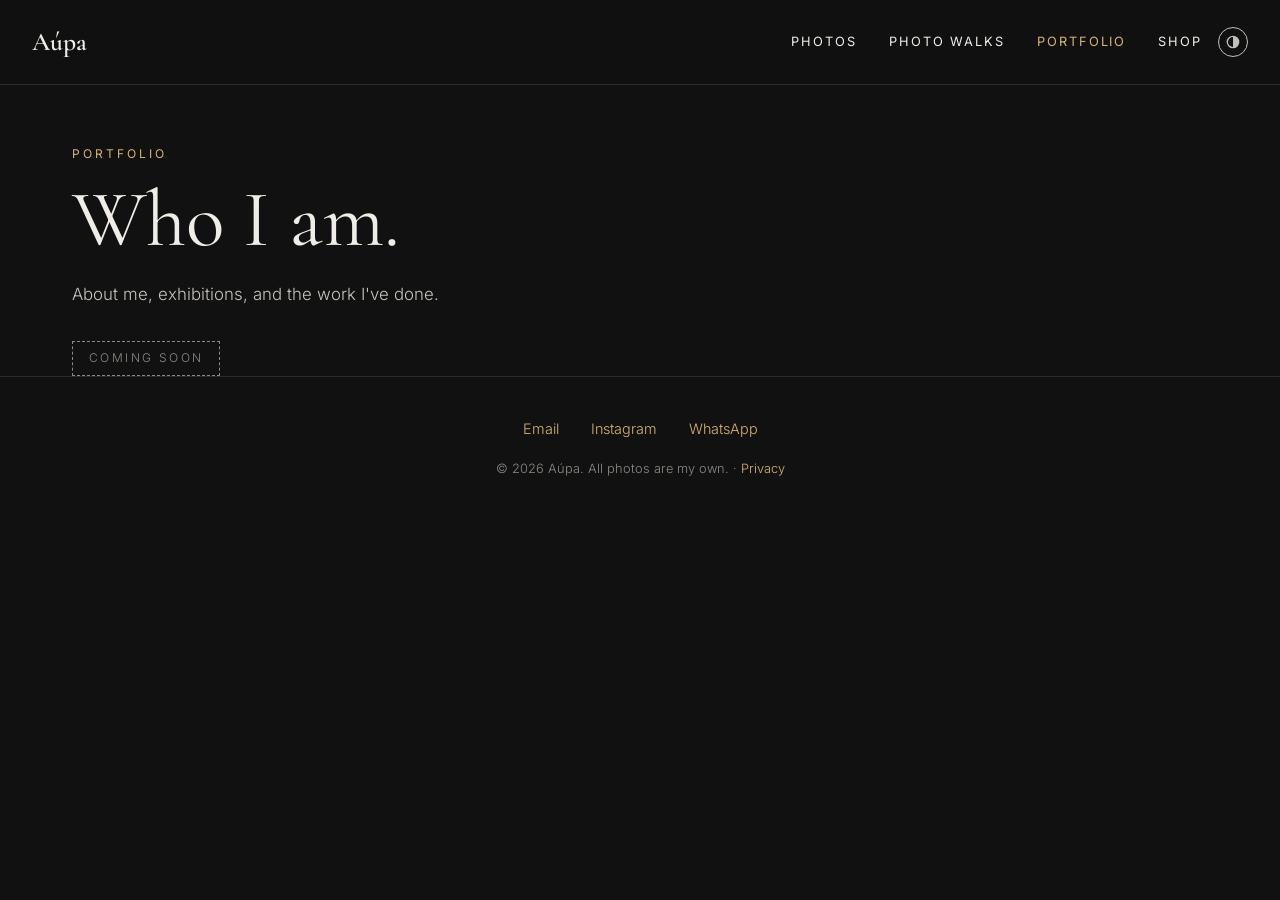
<file: portfolio.html>
<!doctype html>
<html lang="en">
<head>
  <meta charset="utf-8">
  <meta name="viewport" content="width=device-width, initial-scale=1">
  <title>Portfolio</title>
  <meta name="robots" content="noindex, nofollow"><!-- hidden from search until launch: see README -->
  <meta http-equiv="Content-Security-Policy" content="default-src 'self'; img-src 'self' data: https://picsum.photos; font-src 'self' data:; style-src 'self' 'unsafe-inline'; script-src 'self' 'sha256-jKLbLt0wySZ2p9erJ4RCadIIgijGE90O+/y/H4wE+oo='; form-action 'self' https://app.kit.com mailto:; base-uri 'self'; object-src 'none'">
  <meta name="referrer" content="strict-origin-when-cross-origin">
  <meta name="description" content="Aúpa: photographs of Kolkata's trains, taxis and streets, and honest photo walks through the city.">
  <meta property="og:type" content="website">
  <meta property="og:title" content="Portfolio · Aúpa">
  <meta property="og:description" content="Aúpa: photographs of Kolkata's trains, taxis and streets, and honest photo walks through the city.">
  <meta property="og:url" content="https://aupazalba.com/portfolio">
  <meta property="og:image" content="https://aupazalba.com/images/trains-01.jpg">
  <link rel="icon" href="favicon.svg" type="image/svg+xml">
  <script>try { if (localStorage.getItem("aupa-theme") === "light") document.documentElement.dataset.theme = "light"; } catch (e) {}</script>
  <link rel="stylesheet" href="styles.css">
</head>
<body data-page="portfolio" class="solid-header">
  <a class="skip-link" href="#main">Skip to content</a>
  <header class="site-header"></header>

  <main id="main" class="page">
    <section class="page-head">
      <p class="eyebrow">Portfolio</p>
      <h1>Who I am.</h1>
      <p class="lede">About me, exhibitions, and the work I've done.</p>
      <p class="soon">Coming soon</p>
    </section>
  </main>
  <footer class="site-footer"></footer>
  <script src="data.js"></script>
  <script src="script.js"></script>
</body>
</html>
</file>
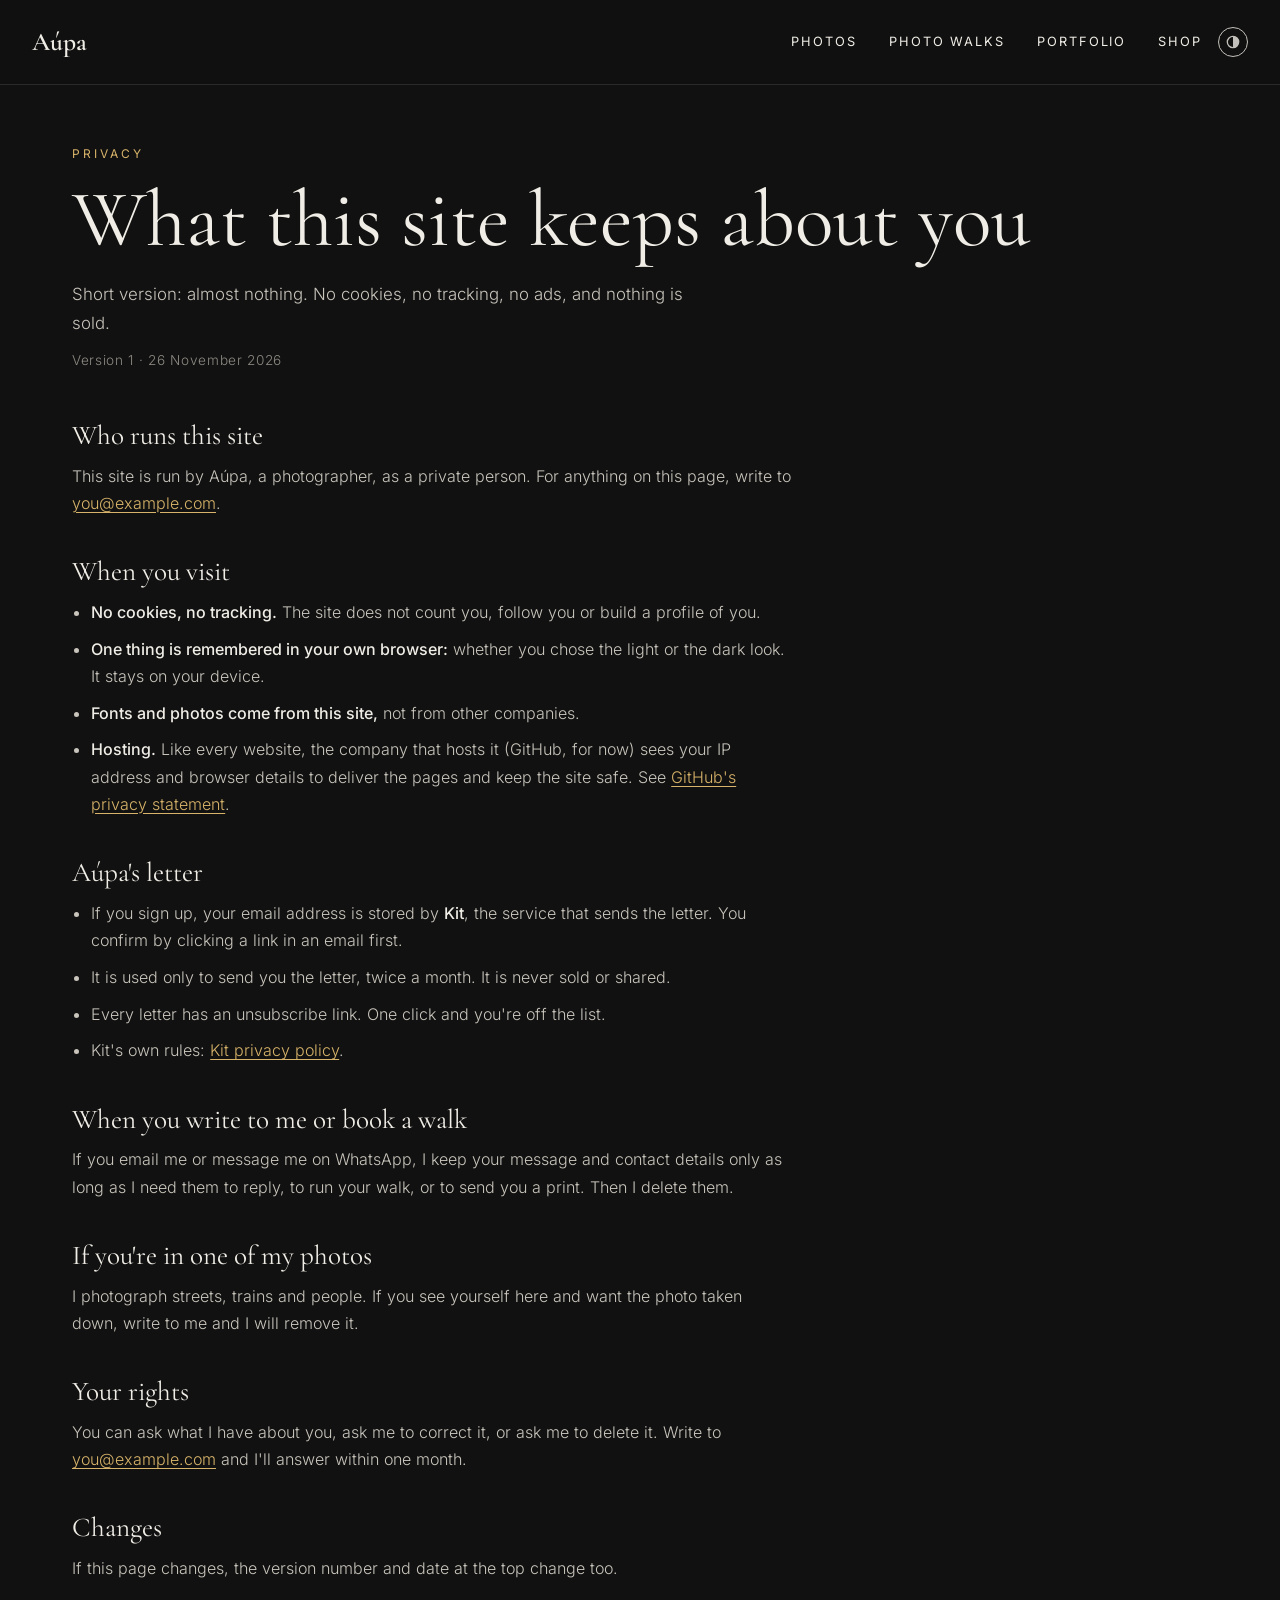
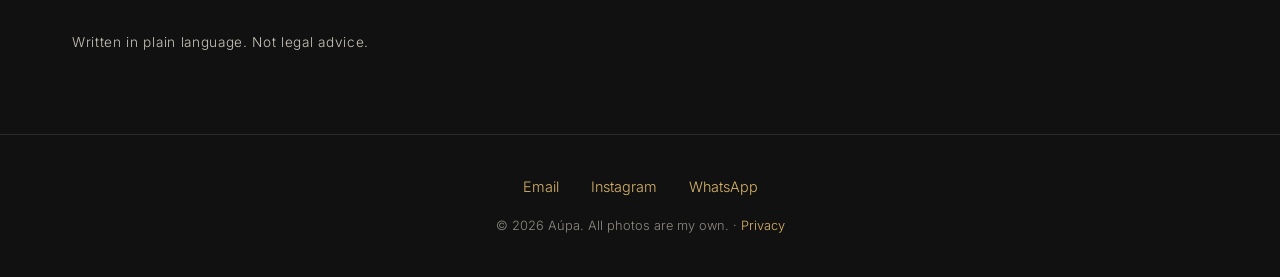
<file: privacy.html>
<!doctype html>
<html lang="en">
<head>
  <meta charset="utf-8">
  <meta name="viewport" content="width=device-width, initial-scale=1">
  <title>Privacy</title>
  <meta name="robots" content="noindex, nofollow"><!-- hidden from search until launch: see README -->
  <meta http-equiv="Content-Security-Policy" content="default-src 'self'; img-src 'self' data: https://picsum.photos; font-src 'self' data:; style-src 'self' 'unsafe-inline'; script-src 'self' 'sha256-jKLbLt0wySZ2p9erJ4RCadIIgijGE90O+/y/H4wE+oo='; form-action 'self' https://app.kit.com mailto:; base-uri 'self'; object-src 'none'">
  <meta name="referrer" content="strict-origin-when-cross-origin">
  <meta name="description" content="Aúpa: photographs of Kolkata's trains, taxis and streets, and honest photo walks through the city.">
  <meta property="og:type" content="website">
  <meta property="og:title" content="Privacy · Aúpa">
  <meta property="og:description" content="Aúpa: photographs of Kolkata's trains, taxis and streets, and honest photo walks through the city.">
  <meta property="og:url" content="https://aupazalba.com/privacy">
  <meta property="og:image" content="https://aupazalba.com/images/trains-01.jpg">
  <link rel="icon" href="favicon.svg" type="image/svg+xml">
  <script>try { if (localStorage.getItem("aupa-theme") === "light") document.documentElement.dataset.theme = "light"; } catch (e) {}</script>
  <link rel="stylesheet" href="styles.css">
</head>
<body data-page="privacy" class="solid-header">
  <a class="skip-link" href="#main">Skip to content</a>
  <header class="site-header"></header>

  <main id="main" class="page">
    <section class="page-head">
      <p class="eyebrow">Privacy</p>
      <h1>What this site keeps about you</h1>
      <p class="lede">Short version: almost nothing. No cookies, no tracking, no ads, and nothing is sold.</p>
      <p class="meta">Version 1 · 26 November 2026</p>
    </section>

    <section class="section privacy">
      <h2>Who runs this site</h2>
      <p>This site is run by <span data-site="name">Aúpa</span>, a photographer, as a private person. For anything on this page, write to <a data-site="email" href="#">the email address</a>.</p>

      <h2>When you visit</h2>
      <ul>
        <li><strong>No cookies, no tracking.</strong> The site does not count you, follow you or build a profile of you.</li>
        <li><strong>One thing is remembered in your own browser:</strong> whether you chose the light or the dark look. It stays on your device.</li>
        <li><strong>Fonts and photos come from this site,</strong> not from other companies.</li>
        <li><strong>Hosting.</strong> Like every website, the company that hosts it (GitHub, for now) sees your IP address and browser details to deliver the pages and keep the site safe. See <a href="https://docs.github.com/en/site-policy/privacy-policies/github-general-privacy-statement" target="_blank" rel="noopener">GitHub's privacy statement</a>.</li>
      </ul>

      <h2>Aúpa's letter</h2>
      <ul>
        <li>If you sign up, your email address is stored by <strong>Kit</strong>, the service that sends the letter. You confirm by clicking a link in an email first.</li>
        <li>It is used only to send you the letter, twice a month. It is never sold or shared.</li>
        <li>Every letter has an unsubscribe link. One click and you're off the list.</li>
        <li>Kit's own rules: <a href="https://kit.com/privacy" target="_blank" rel="noopener">Kit privacy policy</a>.</li>
      </ul>

      <h2>When you write to me or book a walk</h2>
      <p>If you email me or message me on WhatsApp, I keep your message and contact details only as long as I need them to reply, to run your walk, or to send you a print. Then I delete them.</p>

      <h2>If you're in one of my photos</h2>
      <p>I photograph streets, trains and people. If you see yourself here and want the photo taken down, write to me and I will remove it.</p>

      <h2>Your rights</h2>
      <p>You can ask what I have about you, ask me to correct it, or ask me to delete it. Write to <a data-site="email" href="#">the email address</a> and I'll answer within one month.</p>

      <h2>Changes</h2>
      <p>If this page changes, the version number and date at the top change too.</p>

      <p class="meta privacy-note">Written in plain language. Not legal advice.</p>
    </section>
  </main>
  <footer class="site-footer"></footer>
  <script src="data.js"></script>
  <script src="script.js"></script>
</body>
</html>
</file>
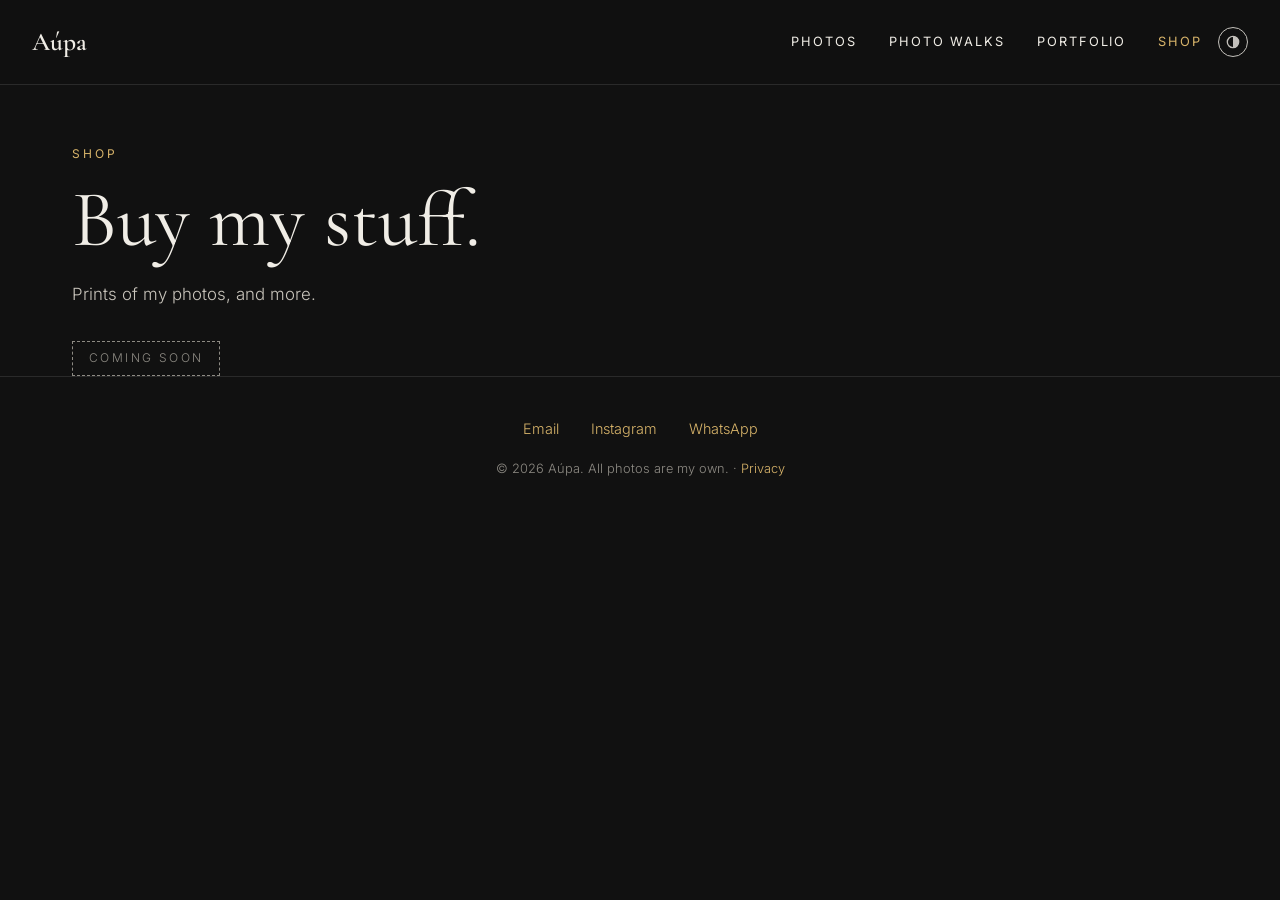
<file: shop.html>
<!doctype html>
<html lang="en">
<head>
  <meta charset="utf-8">
  <meta name="viewport" content="width=device-width, initial-scale=1">
  <title>Shop</title>
  <meta name="robots" content="noindex, nofollow"><!-- hidden from search until launch: see README -->
  <meta http-equiv="Content-Security-Policy" content="default-src 'self'; img-src 'self' data: https://picsum.photos; font-src 'self' data:; style-src 'self' 'unsafe-inline'; script-src 'self' 'sha256-jKLbLt0wySZ2p9erJ4RCadIIgijGE90O+/y/H4wE+oo='; form-action 'self' https://app.kit.com mailto:; base-uri 'self'; object-src 'none'">
  <meta name="referrer" content="strict-origin-when-cross-origin">
  <meta name="description" content="Aúpa: photographs of Kolkata's trains, taxis and streets, and honest photo walks through the city.">
  <meta property="og:type" content="website">
  <meta property="og:title" content="Shop · Aúpa">
  <meta property="og:description" content="Aúpa: photographs of Kolkata's trains, taxis and streets, and honest photo walks through the city.">
  <meta property="og:url" content="https://aupazalba.com/shop">
  <meta property="og:image" content="https://aupazalba.com/images/trains-01.jpg">
  <link rel="icon" href="favicon.svg" type="image/svg+xml">
  <script>try { if (localStorage.getItem("aupa-theme") === "light") document.documentElement.dataset.theme = "light"; } catch (e) {}</script>
  <link rel="stylesheet" href="styles.css">
</head>
<body data-page="shop" class="solid-header">
  <a class="skip-link" href="#main">Skip to content</a>
  <header class="site-header"></header>

  <main id="main" class="page">
    <section class="page-head">
      <p class="eyebrow">Shop</p>
      <h1>Buy my stuff.</h1>
      <p class="lede">Prints of my photos, and more.</p>
      <p class="soon">Coming soon</p>
    </section>
  </main>
  <footer class="site-footer"></footer>
  <script src="data.js"></script>
  <script src="script.js"></script>
</body>
</html>
</file>
<file: styles.css>
/* ============================================================
   FONTS — served from this site (fonts/), not from Google, so visitors'
   addresses aren't sent anywhere else. Both are free fonts (SIL Open Font License).
   ============================================================ */
@font-face { font-family: "Cormorant Garamond"; font-style: normal; font-weight: 400; font-display: swap; src: url("fonts/cormorant-garamond-latin-400-normal.woff2") format("woff2"); }
@font-face { font-family: "Cormorant Garamond"; font-style: normal; font-weight: 600; font-display: swap; src: url("fonts/cormorant-garamond-latin-600-normal.woff2") format("woff2"); }
@font-face { font-family: "Inter"; font-style: normal; font-weight: 300; font-display: swap; src: url("fonts/inter-latin-300-normal.woff2") format("woff2"); }
@font-face { font-family: "Inter"; font-style: normal; font-weight: 400; font-display: swap; src: url("fonts/inter-latin-400-normal.woff2") format("woff2"); }
@font-face { font-family: "Inter"; font-style: normal; font-weight: 500; font-display: swap; src: url("fonts/inter-latin-500-normal.woff2") format("woff2"); }

/* ============================================================
   COLOURS — the whole site's look is set here.
   ============================================================ */

/* 1. Darkroom — near-black, warm gold. Gallery feel. The default. */
:root {
  --bg: #111111;
  --surface: #1a1a1a;
  --fg: #f0ede6;
  --soft: #c9c5bc;
  --muted: #8d8a83;
  --line: #2a2a2a;
  --accent: #d8b46a;
  --accent-ink: #111111;
  --header: rgba(17,17,17,.95);
}

/* 2. Light — warm paper, dark ink, deeper gold. Chosen with the ◐ button; remembered per visitor. */
:root[data-theme="light"] {
  --bg: #f3efe7;
  --surface: #e9e3d8;
  --fg: #1d1a16;
  --soft: #3d3831;
  --muted: #645d52;
  --line: #d6cdbe;
  --accent: #7d5a17;
  --accent-ink: #ffffff;
  --header: rgba(243,239,231,.96);
}
:root[data-theme="light"] { color-scheme: light; }
:root:not([data-theme="light"]) { color-scheme: dark; }

:root {
  --serif: "Cormorant Garamond", Georgia, serif;
  --sans: "Inter", system-ui, sans-serif;
  --on-photo: #ffffff;
}

/* ============================================================ */
* { box-sizing: border-box; margin: 0; padding: 0; }
html { scroll-behavior: smooth; }
body { background: var(--bg); color: var(--fg); font-family: var(--sans); font-weight: 300; line-height: 1.7; }
img { display: block; max-width: 100%; }
a { color: inherit; text-decoration: none; }
h1, h2, h3 { font-family: var(--serif); font-weight: 400; line-height: 1.1; }

.eyebrow { color: var(--accent); letter-spacing: .25em; text-transform: uppercase; font-size: .75rem; margin-bottom: .75rem; font-weight: 400; }
.eyebrow a:hover { text-decoration: underline; }
.lede { color: var(--soft); max-width: 620px; font-size: 1.05rem; }
.meta { color: var(--muted); font-size: .85rem; letter-spacing: .05em; }
.hint { color: var(--muted); font-size: .85rem; margin-bottom: 1.5rem; }
.hint a { color: var(--accent); }
.exif { color: var(--accent); font-size: .78rem; letter-spacing: .05em; }

.btn {
  display: inline-block; padding: .8rem 2rem; border: 1px solid var(--accent);
  color: var(--accent); background: transparent; font: inherit; font-size: .8rem; font-weight: 400;
  letter-spacing: .15em; text-transform: uppercase; cursor: pointer; transition: .25s;
}
.btn:hover { background: var(--accent); color: var(--accent-ink); }
.btn.small { padding: .55rem 1.2rem; font-size: .72rem; }

/* ---------- Header ---------- */
.site-header {
  position: fixed; inset: 0 0 auto 0; z-index: 10;
  display: flex; justify-content: space-between; align-items: center;
  padding: 1.25rem 2rem; color: var(--on-photo);
  background: linear-gradient(rgba(0,0,0,.55), transparent);
  transition: background .3s, color .3s;
}
.site-header.scrolled { background: var(--header); color: var(--fg); border-bottom: 1px solid var(--line); }
.logo { font-family: var(--serif); font-size: 1.6rem; font-weight: 600; }
.nav { display: flex; gap: 2rem; }
.nav a { font-size: .8rem; font-weight: 400; letter-spacing: .15em; text-transform: uppercase; }
.nav a:hover, .nav a.current { color: var(--accent); }
.header-tools { display: flex; align-items: center; gap: 1rem; }
.theme-toggle {
  background: none; border: 1px solid currentColor; color: inherit; border-radius: 50%; width: 30px; height: 30px;
  display: grid; place-items: center; cursor: pointer; font-size: 1rem; line-height: 1; opacity: .8;
}
.theme-toggle:hover { opacity: 1; color: var(--accent); }
.theme-toggle:focus-visible, .nav-toggle:focus-visible { outline: 2px solid var(--accent); outline-offset: 3px; }
.nav-toggle { display: none; background: none; border: 0; cursor: pointer; width: 28px; color: inherit; }
.nav-toggle span { display: block; height: 2px; background: currentColor; margin: 6px 0; }

/* ---------- Home ---------- */
.hero { position: relative; height: 88vh; min-height: 480px; overflow: hidden; background: #000; }
.hero-img { width: 100%; height: 100%; object-fit: cover; opacity: .6; }
.hero-text { position: absolute; left: 8%; right: 8%; bottom: 16%; color: var(--on-photo); }
.hero h1 { font-size: clamp(3rem, 9vw, 7rem); margin-bottom: 1rem; }
.hero-sub { font-size: 1.1rem; opacity: .9; }

/* Tap-my-name button + "Who's this?" pop-up */
.name-btn { all: unset; cursor: pointer; display: inline-flex; align-items: flex-start; gap: .15em; position: relative; }
.name-btn::after { content: ""; position: absolute; left: 0; right: .6em; bottom: .02em; height: 2px; background: var(--accent); transform: scaleX(0); transform-origin: left; transition: transform .35s; }
.name-btn:hover::after, .name-btn:focus-visible::after { transform: scaleX(1); }
.name-btn:focus-visible { outline: 2px solid var(--accent); outline-offset: 6px; }
.name-plus {
  font-family: var(--sans); font-size: .22em; font-weight: 400; line-height: 1;
  width: 1.7em; height: 1.7em; display: grid; place-items: center; margin-top: .5em;
  border: 1px solid currentColor; border-radius: 50%; opacity: .8; transition: transform .3s, opacity .3s, color .3s;
}
.name-btn:hover .name-plus { transform: rotate(90deg); opacity: 1; color: var(--accent); }

.about-pop {
  margin: auto; width: min(560px, calc(100% - 32px)); max-height: calc(100% - 32px); overflow: auto;
  padding: 2.5rem; background: var(--bg); color: var(--fg); border: 1px solid var(--line);
}
.about-pop[open] { animation: pop-in .35s cubic-bezier(.2,.7,.2,1); }
.about-pop::backdrop { background: rgba(0,0,0,.7); backdrop-filter: blur(4px); }
@keyframes pop-in { from { opacity: 0; transform: translateY(12px); } }
@media (prefers-reduced-motion: reduce) { .about-pop[open] { animation: none; } }
.about-pop h2 { font-size: 3rem; margin-bottom: 1.25rem; }
.about-text { display: grid; gap: .9rem; color: var(--soft); font-size: 1.05rem; }
.about-links { display: flex; flex-wrap: wrap; gap: .75rem 1.75rem; margin-top: 2rem; padding-top: 1.25rem; border-top: 1px solid var(--line); }
.about-links a { color: var(--accent); font-size: .8rem; letter-spacing: .15em; text-transform: uppercase; }
.about-links a:hover { text-decoration: underline; }
.about-close { position: absolute; top: .75rem; right: 1rem; background: none; border: 0; color: var(--muted); font-size: 2rem; cursor: pointer; line-height: 1; }
.about-close:hover { color: var(--fg); }
.about-pop { position: fixed; }

/* Aúpa's letter: newsletter sign-up on the home page */
.letter { display: grid; grid-template-columns: 1fr 1fr; gap: 2rem 4rem; align-items: center; padding-top: 0; }
.section:has(+ .letter) { padding-bottom: 3rem; }
.letter-text, .letter-form { min-width: 0; }
.letter h2 { margin-bottom: .5rem; }
.letter-pitch { color: var(--soft); max-width: 46ch; }
.letter-form { display: grid; grid-template-columns: 1fr auto; gap: .75rem; }
.letter-form input {
  min-width: 0; background: var(--surface); border: 1px solid var(--line); color: var(--fg);
  padding: .8rem 1rem; font: inherit; font-size: 1rem;
}
.letter-form input:focus { outline: none; border-color: var(--accent); }
.letter-form input:disabled, .letter-form .btn:disabled { opacity: .5; cursor: not-allowed; }
.letter-form .btn:disabled:hover { background: transparent; color: var(--accent); }
.letter-small { grid-column: 1 / -1; color: var(--muted); font-size: .8rem; }
.sr-only { position: absolute; width: 1px; height: 1px; overflow: hidden; clip: rect(0 0 0 0); white-space: nowrap; }

.home-tiles { display: grid; grid-template-columns: repeat(4, 1fr); border-top: 1px solid var(--line); }
.home-tile { padding: 2rem 1.5rem 2.5rem; border-right: 1px solid var(--line); transition: background .25s; }
.home-tile:last-child { border-right: 0; }
.home-tile:hover { background: var(--surface); }
.home-tile .num { color: var(--accent); font-size: .8rem; letter-spacing: .2em; }
.home-tile h2 { font-size: 2.2rem; margin: .75rem 0 .5rem; }
.home-tile p { color: var(--muted); font-size: .95rem; }
.home-tile:hover h2 { color: var(--accent); }

/* ---------- Inner pages ---------- */
.section { max-width: 1200px; margin: 0 auto; padding: 5rem 2rem; }
.section h2 { font-size: 2.4rem; }
.page-head { max-width: 1200px; margin: 0 auto; padding: 9rem 2rem 0; }
.page-head h1 { font-size: clamp(2.8rem, 7vw, 5rem); margin-bottom: 1rem; }
.page-head .meta { margin-top: .75rem; }
.page-head + .section { padding-top: 3rem; }
.soon { display: inline-block; margin-top: 2rem; padding: .4rem 1rem; border: 1px dashed var(--muted); color: var(--muted); font-size: .75rem; letter-spacing: .2em; text-transform: uppercase; }


/* Album list */
.albums { display: grid; grid-template-columns: repeat(auto-fit, minmax(200px, 1fr)); gap: 3rem 2rem; }
.album-cover { aspect-ratio: 4/3; overflow: hidden; background: var(--surface); margin-bottom: 1rem; }
.album-cover img { width: 100%; height: 100%; object-fit: cover; transition: transform .6s; }
.album-tile:hover .album-cover img { transform: scale(1.05); }
.album-tile .eyebrow { margin-bottom: .25rem; }
.album-tile h2 { font-size: 2rem; margin-bottom: .2rem; }
.album-tile:hover h2 { color: var(--accent); }

/* Album photos */
/* Photo wall: rows where every photo keeps its own shape (nothing is cropped).
   --row = target row height. JS sets --r (width ÷ height) on each photo once it loads. */
.wall { --row: 240px; --gap: 8px; display: flex; flex-wrap: wrap; gap: var(--gap); }
.wall::after { content: ""; flex-grow: 999999; }           /* stops the last row stretching */
.wall figure {
  --r: 1.5; position: relative; flex-grow: calc(var(--r) * 100); flex-basis: calc(var(--r) * var(--row));
  cursor: zoom-in; background: var(--surface); opacity: 0;
  transition: transform .35s cubic-bezier(.2,.7,.2,1), opacity .35s, box-shadow .35s;
}
.wall figure.ready { opacity: 1; }
.wall figure i { display: block; padding-bottom: calc(100% / var(--r)); }
.wall img { position: absolute; inset: 0; width: 100%; height: 100%; object-fit: cover; }
.wall figcaption {
  position: absolute; left: 0; right: 0; bottom: 0; padding: 1.5rem .6rem .45rem; font-size: .7rem; color: #fff;
  background: linear-gradient(transparent, rgba(0,0,0,.75)); opacity: 0; transition: opacity .25s; pointer-events: none;
}
/* Hover zoom — only on devices with a real mouse */
@media (hover: hover) and (pointer: fine) {
  .wall figure.zoom { transform: scale(var(--z, 1.6)); z-index: 5; box-shadow: 0 20px 60px rgba(0,0,0,.8); transition-delay: .08s; }
  .wall figure.zoom figcaption { opacity: 1; }
  .wall.zooming figure.ready:not(.zoom) { opacity: .3; }
}
.wall figure:focus-visible { outline: 2px solid var(--accent); outline-offset: 2px; }
.album-nav { display: flex; justify-content: space-between; gap: 1rem; margin-top: 4rem; padding-top: 2rem; border-top: 1px solid var(--line); font-size: .8rem; letter-spacing: .15em; text-transform: uppercase; }
.album-nav a:hover { color: var(--accent); }

/* ============================================================
   ALBUM BACKGROUNDS: each album can nod to its subject.
   Set with theme: "..." on the album in data.js.
   The full-screen photo view always stays dark.
   ============================================================ */
body { transition: background-color .4s; }
.album-page main, .album-page .site-footer { position: relative; z-index: 1; }
.album-bg, .livery, .board[hidden] { display: none; }
.livery { margin-top: 2.5rem; }
.livery + .section { padding-top: 3rem; }
.livery span { display: block; }

/* Taxi: Kolkata yellow, red stripe */
body[data-album="taxi"] {
  --bg: #e4b22f; --surface: rgba(0,0,0,.08); --fg: #16130b; --soft: #2d2614; --muted: #4a3c14;
  --line: rgba(0,0,0,.2); --accent: #a8201a; --accent-ink: #fff; --header: rgba(228,178,47,.97);
}
body[data-album="taxi"] .livery { display: block; }
body[data-album="taxi"] .livery span:first-child { height: 12px; background: #a8201a; }
body[data-album="taxi"] .livery span:last-child { height: 3px; margin-top: 4px; background: #16130b; }

/* Train: Indian Railways coach, beige with red stripes and a destination board */
body[data-album="train"] {
  --bg: #e6dcc3; --surface: rgba(0,0,0,.05); --fg: #2b1a12; --soft: #4a3326; --muted: #6e5642;
  --line: rgba(90,40,20,.2); --accent: #a52a1f; --accent-ink: #fff; --header: rgba(230,220,195,.97);
}
body[data-album="train"] .livery { display: block; }
body[data-album="train"] .livery span:first-child { height: 14px; background: #a52a1f; }
body[data-album="train"] .livery span:last-child { height: 4px; margin-top: 6px; background: #a52a1f; }
.board {
  display: inline-block; margin-bottom: 1.25rem; padding: .35rem .9rem;
  border: 2px solid var(--accent); color: var(--accent);
  font-family: ui-monospace, "Courier New", monospace; font-weight: 700; font-size: .8rem;
  letter-spacing: .2em; text-transform: uppercase;
}

/* Slow shutter: dark, with soft light trails drifting behind the photos */
body[data-album="slow-shutter"] {
  --bg: #0a0a0f; --surface: rgba(255,255,255,.04); --fg: #f2f2f2; --soft: #c8c8d0; --muted: #8a8a96;
  --line: rgba(255,255,255,.1); --accent: #ff8a3d; --accent-ink: #0a0a0f; --header: rgba(10,10,15,.8);
}
body[data-album="slow-shutter"] .site-header.scrolled { backdrop-filter: blur(12px); }
body[data-album="slow-shutter"] .album-bg { display: block; position: fixed; inset: 0; z-index: 0; overflow: hidden; pointer-events: none; }
.album-bg i {
  position: absolute; left: -40vw; width: 180vw; border-radius: 999px; filter: blur(48px); opacity: .32;
  transform: rotate(-8deg); animation: trail 24s ease-in-out infinite alternate;
}
.album-bg i:nth-child(1) { top: 8%;  height: 9vh;  background: linear-gradient(90deg, transparent, #ff5a36 30%, #ffb13d 60%, transparent); }
.album-bg i:nth-child(2) { top: 28%; height: 5vh;  background: linear-gradient(90deg, transparent, #3dd6ff 40%, transparent); animation-duration: 31s; animation-delay: -8s; }
.album-bg i:nth-child(3) { top: 50%; height: 12vh; background: linear-gradient(90deg, transparent, #ff3d7f 35%, #c04dff 70%, transparent); animation-duration: 27s; animation-delay: -14s; }
.album-bg i:nth-child(4) { top: 70%; height: 6vh;  background: linear-gradient(90deg, transparent, #ffb13d 50%, transparent); animation-duration: 35s; animation-delay: -4s; }
.album-bg i:nth-child(5) { top: 86%; height: 8vh;  background: linear-gradient(90deg, transparent, #3d7bff 30%, #3dd6ff 65%, transparent); animation-duration: 29s; animation-delay: -20s; }
@keyframes trail { from { transform: rotate(-8deg) translateX(-18vw); } to { transform: rotate(-8deg) translateX(18vw); } }
@media (prefers-reduced-motion: reduce) { .album-bg i { animation: none; } }

/* Red earth: Shantiniketan soil */
body[data-album="red-earth"] {
  --bg: #2a1610; --surface: #3a2016; --fg: #f3e6da; --soft: #d8c2b0; --muted: #a88a75;
  --line: #4a2c20; --accent: #e0864a; --accent-ink: #2a1610; --header: rgba(42,22,16,.95);
}
body[data-album="red-earth"] .livery { display: block; }
body[data-album="red-earth"] .livery span:first-child { height: 6px; background: linear-gradient(90deg, #8a3a1c, #c4622f, #8a3a1c); }

/* Photos on the light backgrounds get a soft edge so they don't melt into it */
body[data-album="taxi"] .wall figure, body[data-album="train"] .wall figure { box-shadow: 0 2px 8px rgba(0,0,0,.25); }
@media (hover: hover) and (pointer: fine) {
  body[data-album="taxi"] .wall.zooming figure.ready:not(.zoom),
  body[data-album="train"] .wall.zooming figure.ready:not(.zoom) { opacity: .45; }
}

/* Album tiles on the Photos page show a hint of their colours */
.album-tile[data-theme] .album-cover { border-bottom: 6px solid transparent; }
.album-tile[data-theme="taxi"] .album-cover { border-bottom-color: #e4b22f; }
.album-tile[data-theme="train"] .album-cover { border-bottom: 8px double #c0392b; }
.album-tile[data-theme="red-earth"] .album-cover { border-bottom-color: #b4532a; }
.album-tile[data-theme="slow-shutter"] .album-cover { border-image: linear-gradient(90deg, #ff5a36, #ffb13d, #3dd6ff, #c04dff) 1; }

/* Album switcher strip: sticks under the menu while you scroll an album */
.album-bar {
  position: sticky; top: var(--hh, 84px); z-index: 4; margin-top: 2rem;
  background: var(--header); border-block: 1px solid var(--line);
  backdrop-filter: blur(10px); -webkit-backdrop-filter: blur(10px);
}
.bar-track {
  display: flex; gap: .5rem; overflow-x: auto; scrollbar-width: none; overscroll-behavior-x: contain;
  max-width: 1200px; margin: 0 auto; padding: .6rem 2rem; cursor: grab;
}
.bar-track::-webkit-scrollbar { display: none; }
.bar-track.dragging { cursor: grabbing; }
.bar-track.dragging .bar-pill { pointer-events: none; }
.bar-pill {
  flex: none; display: flex; align-items: center; gap: .55rem; padding: .3rem .9rem .3rem .3rem;
  border: 1px solid var(--line); border-radius: 999px; font-size: .82rem; white-space: nowrap;
  color: var(--soft); user-select: none; transition: border-color .2s, color .2s, background .2s;
}
.bar-pill img { width: 30px; height: 30px; border-radius: 50%; object-fit: cover; pointer-events: none; }
.bar-pill .n { color: var(--muted); font-size: .7rem; letter-spacing: .1em; }
.bar-pill:hover { border-color: var(--accent); color: var(--fg); }
.bar-pill.current { border-color: var(--accent); color: var(--fg); background: var(--surface); font-weight: 500; }
.bar-pill.current .n { color: var(--accent); }
.bar-pill.all { padding-left: .9rem; }
.grid-icon { width: 12px; height: 12px; background:
  linear-gradient(currentColor 0 0) 0 0 / 5px 5px no-repeat, linear-gradient(currentColor 0 0) 100% 0 / 5px 5px no-repeat,
  linear-gradient(currentColor 0 0) 0 100% / 5px 5px no-repeat, linear-gradient(currentColor 0 0) 100% 100% / 5px 5px no-repeat; }
.bar-pill:focus-visible, .bar-arrow:focus-visible { outline: 2px solid var(--accent); outline-offset: 2px; }
.bar-arrow {
  position: absolute; top: 0; bottom: 0; width: 3rem; z-index: 1; border: 0; cursor: pointer;
  font-size: 1.6rem; color: var(--fg);
}
.bar-arrow.prev { left: 0; background: linear-gradient(90deg, var(--bg) 40%, transparent); text-align: left; padding-left: .6rem; }
.bar-arrow.next { right: 0; background: linear-gradient(270deg, var(--bg) 40%, transparent); text-align: right; padding-right: .6rem; }
.album-bar + .section { padding-top: 2.5rem; }

/* ---------- Forms ---------- */
.contact-form { display: grid; gap: 1.25rem; max-width: 720px; }
.contact-form .row { display: grid; grid-template-columns: 1fr 1fr; gap: 1.25rem; }
.contact-form label { display: grid; gap: .4rem; font-size: .75rem; letter-spacing: .1em; text-transform: uppercase; color: var(--muted); }
.contact-form input, .contact-form textarea, .contact-form select {
  background: var(--surface); border: 1px solid var(--line); color: var(--fg); padding: .8rem; font: inherit; font-size: 1rem;
}
.contact-form input:focus, .contact-form textarea:focus, .contact-form select:focus { outline: none; border-color: var(--accent); }
.contact-form .btn { justify-self: start; }

/* ---------- Photo walks (to be reworked later) ---------- */
.walks-page .hero.short { height: 75vh; }
.subnav { display: flex; flex-wrap: wrap; gap: .5rem 1.75rem; margin-top: 1.5rem; }
.subnav a { font-size: .8rem; letter-spacing: .15em; text-transform: uppercase; border-bottom: 1px solid var(--accent); padding-bottom: .2rem; }
h3.sub { font-size: 1.9rem; margin: 4rem 0 1.25rem; }
.pitch { max-width: 760px; }
.pitch h2 { margin-bottom: 1.25rem; }
.pitch p { color: var(--soft); font-size: 1.05rem; margin-bottom: 1rem; }
.walk-grid { display: grid; grid-template-columns: repeat(auto-fit, minmax(300px, 1fr)); gap: 1.5rem; }
.walk { background: var(--surface); border: 1px solid var(--line); display: flex; flex-direction: column; }
.walk img { aspect-ratio: 3/2; object-fit: cover; width: 100%; }
.walk-body { padding: 1.5rem; display: flex; flex-direction: column; gap: .6rem; flex: 1; }
.walk h3 { font-weight: 600; font-size: 1.6rem; }
.walk .route { font-size: .85rem; color: var(--accent); }
.walk p { color: var(--soft); font-size: .95rem; }
.walk dl { display: grid; grid-template-columns: auto 1fr; gap: .2rem 1rem; font-size: .9rem; margin: .5rem 0 1rem; }
.walk dt { color: var(--muted); text-transform: uppercase; font-size: .72rem; letter-spacing: .12em; align-self: center; }
.walk .btn { margin-top: auto; align-self: flex-start; }
.incl-grid { display: grid; grid-template-columns: 1fr 1fr; gap: 3rem; }
.ticks, .crosses { list-style: none; display: grid; gap: .7rem; }
.ticks li, .crosses li { padding-left: 1.75rem; position: relative; color: var(--soft); }
.ticks li::before { content: "✓"; position: absolute; left: 0; color: var(--accent); }
.crosses li::before { content: "✕"; position: absolute; left: 0; color: var(--muted); }
.steps { padding-left: 1.25rem; display: grid; gap: .7rem; color: var(--soft); max-width: 760px; }
.steps strong { color: var(--fg); }
.faq { max-width: 760px; border-top: 1px solid var(--line); }
.faq details { border-bottom: 1px solid var(--line); padding: 1rem 0; }
.faq summary { cursor: pointer; }
.faq details p { color: var(--soft); margin-top: .6rem; }
.book { margin-top: 2rem; }
#stories { border-top: 1px solid var(--line); }
#stories h2 { margin-bottom: 1rem; }
#stories .lede { margin-bottom: 3rem; }
.stories { display: grid; gap: 4rem; }
.story { display: grid; grid-template-columns: 1.2fr 1fr; gap: 3rem; align-items: center; }
.story:nth-child(even) > figure { order: 2; }
.story figure { cursor: zoom-in; overflow: hidden; background: var(--surface); }
.story h3 { font-size: 2rem; margin-bottom: .75rem; }
.story p { color: var(--soft); margin-bottom: .9rem; }
.label { display: block; font-size: .7rem; letter-spacing: .15em; text-transform: uppercase; color: var(--muted); }

/* ---------- Privacy page ---------- */
.privacy > * { max-width: 720px; }
.privacy h2 { font-size: 1.7rem; margin: 2.5rem 0 .75rem; }
.privacy h2:first-child { margin-top: 0; }
.privacy p, .privacy li { color: var(--soft); }
.privacy ul { padding-left: 1.2rem; display: grid; gap: .6rem; }
.privacy strong { color: var(--fg); font-weight: 500; }
.privacy a { color: var(--accent); text-decoration: underline; text-underline-offset: 3px; }
.privacy-note { margin-top: 3rem; }
.footer-privacy { color: var(--accent); }

/* ---------- Footer ---------- */
.site-footer { text-align: center; padding: 2.5rem 2rem; color: var(--muted); font-size: .8rem; border-top: 1px solid var(--line); }
.footer-links { display: flex; justify-content: center; gap: 2rem; margin-bottom: 1rem; }
.footer-links a { color: var(--accent); font-size: .9rem; }

/* ---------- Lightbox (always dark, so photos look right) ---------- */
.lightbox { position: fixed; inset: 0; z-index: 100; background: #080808; color: #eee; display: flex; align-items: center; justify-content: center; }
.lightbox[hidden] { display: none; }
.lightbox figure { display: grid; gap: .75rem; justify-items: center; }
.lightbox img { max-width: 88vw; max-height: 78vh; object-fit: contain; }
.lightbox figcaption { display: grid; text-align: center; gap: .15rem; max-width: 600px; color: #bbb; font-size: .9rem; padding: 0 1rem; }
.lightbox figcaption strong { color: #fff; font-family: var(--serif); font-size: 1.3rem; font-weight: 400; }
.lightbox .note { font-style: italic; margin-top: .3rem; }
.lightbox .exif { color: #d8b46a; } /* stays gold on every album */
.lightbox button { position: absolute; background: none; border: 0; color: #eee; font-size: 3rem; cursor: pointer; padding: 1rem; line-height: 1; z-index: 1; }
.lightbox button:hover { color: #d8b46a; }

/* Story view: the photo with its story beside it (below it on phones) */
.lightbox .lb-story {
  top: auto; bottom: 1.25rem; left: 50%; transform: translateX(-50%); font-family: var(--sans); font-size: .72rem;
  letter-spacing: .2em; text-transform: uppercase; padding: .55rem 1.3rem; border: 1px solid #555; color: #eee;
  background: rgba(8,8,8,.92);
}
.lightbox .lb-story:hover { border-color: #d8b46a; }
.lightbox .lb-story[hidden] { display: none; }
.lb-text { display: none; color: #d6d2ca; max-width: 380px; max-height: 80vh; overflow-y: auto; padding-right: .5rem; }
.lb-text h3 { color: #fff; font-size: 1.9rem; margin-bottom: .35rem; }
.lb-text .where { color: #9a958c; font-size: .8rem; letter-spacing: .1em; text-transform: uppercase; margin-bottom: 1.25rem; }
.lb-text p { margin-bottom: .9rem; line-height: 1.75; }
.lb-text .exif { display: block; margin-top: 1.25rem; }
.lightbox.story-on.has-story { gap: 3rem; padding: 4rem 5.5rem; }
.lightbox.story-on.has-story .lb-text { display: block; }
.lightbox.story-on.has-story figcaption { display: none; }
.lightbox.story-on.has-story img { max-width: 52vw; max-height: 80vh; }
.lb-close { top: .5rem; right: 1rem; }
/* Previous / next: no arrows, just the left and right sides of the screen. Tap a side to move. */
.lightbox .lb-prev, .lightbox .lb-next { top: 4rem; bottom: 4.5rem; width: 30%; padding: 0; font-size: 0; color: transparent; -webkit-tap-highlight-color: transparent; }
.lb-prev { left: 0; cursor: w-resize; }
.lb-next { right: 0; cursor: e-resize; }
.lightbox .lb-prev, .lightbox .lb-next { outline: none; } /* keyboard users move with the ← → keys */
/* In Story view the sides shrink to thin edges so the story text can be read and scrolled */
.lightbox.story-on.has-story .lb-prev, .lightbox.story-on.has-story .lb-next { width: 4.5rem; }
/* Which album you're in (album pages). It lights up when you move into the next album. */
.lb-album { position: absolute; top: 1.35rem; left: 1.5rem; margin: 0; font-family: var(--serif); font-size: 1.05rem; color: #9a958c; letter-spacing: .02em; pointer-events: none; }
.lb-album:empty { display: none; }
.lb-album.flash { animation: lb-album-flash 1.8s ease-out; }
@keyframes lb-album-flash { 0%, 35% { color: #d8b46a; } 100% { color: #9a958c; } }

/* ---------- Phone ---------- */
@media (max-width: 760px) {
  .site-header { padding: 1rem; }
  .nav-toggle { display: block; }
  .nav { position: fixed; inset: var(--hh, 60px) 0 auto 0; flex-direction: column; gap: 0; background: var(--bg); color: var(--fg); border-bottom: 1px solid var(--line); display: none; }
  .nav.open { display: flex; }
  .nav a { padding: 1rem; border-top: 1px solid var(--line); }
  .section { padding: 3.5rem 1rem; }
  .page-head { padding: 7rem 1rem 0; }
  .hero-text { left: 1rem; right: 1rem; }
  .home-tiles { grid-template-columns: 1fr 1fr; }
  .home-tile { border-bottom: 1px solid var(--line); }
  .home-tile:nth-child(2n) { border-right: 0; }
  .home-tile h2 { font-size: 1.7rem; }
  .letter { grid-template-columns: 1fr; gap: 1.25rem; }
  .letter-form { grid-template-columns: 1fr; }
  .letter-form .btn { justify-self: start; }
  .about-pop { padding: 2rem 1.25rem 1.5rem; }
  .about-pop h2 { font-size: 2.4rem; }
  .incl-grid, .story, .contact-form .row { grid-template-columns: 1fr; }
  .story { gap: 1.5rem; }
  .story:nth-child(even) > figure { order: 0; }
  .wall { --row: 120px; --gap: 4px; }
  .lightbox.story-on.has-story { flex-direction: column; justify-content: flex-start; overflow-y: auto; gap: 1.25rem; padding: 4rem 1.25rem 5.5rem; }
  .lightbox.story-on.has-story figure { flex: none; }
  .lightbox.story-on.has-story img { max-width: 100%; max-height: 55vh; }
  .lightbox.story-on.has-story .lb-text { max-width: none; max-height: none; overflow: visible; width: 100%; }
  .lightbox.story-on.has-story .lb-prev, .lightbox.story-on.has-story .lb-next { position: fixed; width: 1.25rem; }
  .lightbox.story-on.has-story .lb-close, .lightbox.story-on.has-story .lb-story, .lightbox.story-on.has-story .lb-album { position: fixed; }
  .lb-album { top: 1.2rem; left: 1.1rem; font-size: .95rem; }
  .bar-track { padding-inline: 1rem; }
  .album-bar { margin-top: 1.5rem; }
  .album-nav a:first-child, .album-nav a:last-child { font-size: .7rem; }
}

/* ---------- Small things that make the site smoother ---------- */
/* "Skip to content" for keyboard users: invisible until tabbed to */
.skip-link { position: absolute; left: 1rem; top: -4rem; z-index: 200; background: var(--accent); color: var(--accent-ink); padding: .6rem 1rem; font-size: .85rem; }
.skip-link:focus { top: 1rem; }
.not-found-links { display: flex; flex-wrap: wrap; gap: 1rem; margin-top: 2rem; }
/* Visitors who ask their device for less motion get no zoom or fade animations */
@media (prefers-reduced-motion: reduce) {
  *, *::before, *::after { transition-duration: .01ms !important; animation-duration: .01ms !important; animation-iteration-count: 1 !important; scroll-behavior: auto !important; }
}
</file>
